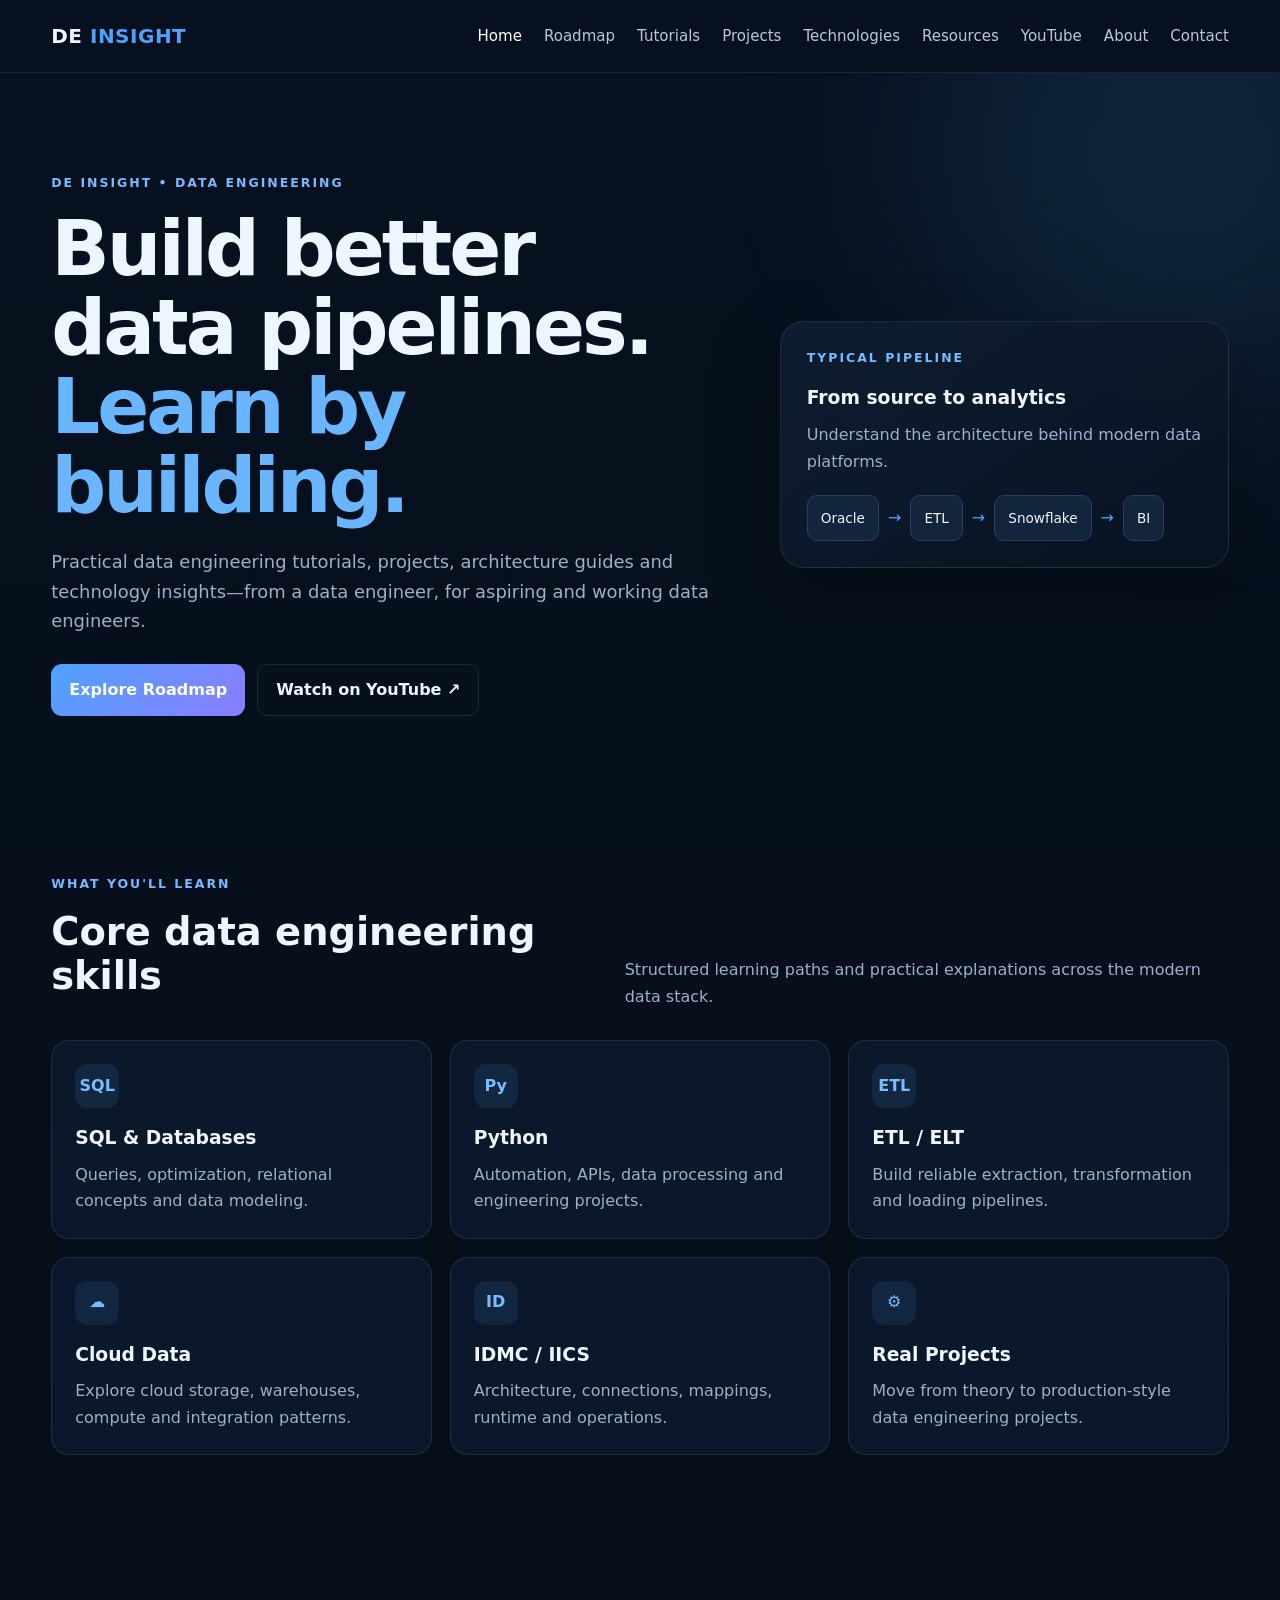
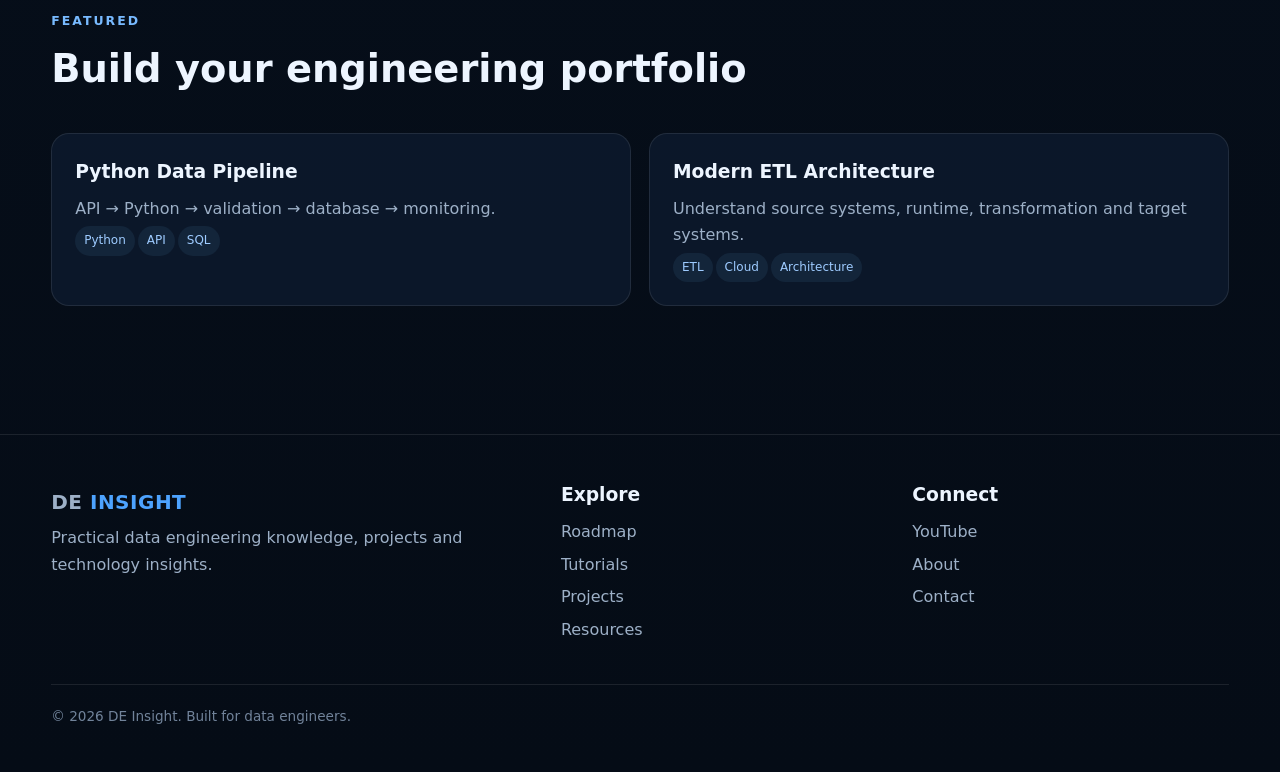
<file: index.html>
<!doctype html>
<html lang="en"><head><meta charset="utf-8"><meta name="viewport" content="width=device-width,initial-scale=1">
<meta name="description" content="DE Insight — practical data engineering tutorials, projects, roadmaps and technology insights.">
<title>Home | DE Insight</title><link rel="stylesheet" href="css/style.css"></head>
<body>
<header class="nav"><div class="container nav-inner"><a class="logo" href="index.html">DE <span>INSIGHT</span></a>
<button class="menu" aria-label="Open menu">☰</button><nav class="nav-links"><a href="index.html" class="active">Home</a><a href="roadmap.html" class="">Roadmap</a><a href="tutorials.html" class="">Tutorials</a><a href="projects.html" class="">Projects</a><a href="technologies.html" class="">Technologies</a><a href="resources.html" class="">Resources</a><a href="youtube.html" class="">YouTube</a><a href="about.html" class="">About</a><a href="contact.html" class="">Contact</a></nav></div></header>
<main>
<section class="hero"><div class="container hero-grid">
<div><div class="eyebrow">DE Insight • Data Engineering</div>
<h1>Build better data pipelines. <span style="color:#69b6ff">Learn by building.</span></h1>
<p class="lead">Practical data engineering tutorials, projects, architecture guides and technology insights—from a data engineer, for aspiring and working data engineers.</p>
<div class="actions"><a class="btn btn-primary" href="roadmap.html">Explore Roadmap</a><a class="btn" href="youtube.html">Watch on YouTube ↗</a></div></div>
<div class="hero-card"><div class="eyebrow">Typical pipeline</div><h3>From source to analytics</h3><p class="muted">Understand the architecture behind modern data platforms.</p>
<div class="pipeline"><span class="node">Oracle</span><span class="arrow">→</span><span class="node">ETL</span><span class="arrow">→</span><span class="node">Snowflake</span><span class="arrow">→</span><span class="node">BI</span></div></div>
</div></section>
<section class="section"><div class="container"><div class="section-head"><div><div class="eyebrow">What you'll learn</div><h2>Core data engineering skills</h2></div><p>Structured learning paths and practical explanations across the modern data stack.</p></div>
<div class="grid">
<a class="card" href="tutorials.html"><div class="icon">SQL</div><h3>SQL & Databases</h3><p class="muted">Queries, optimization, relational concepts and data modeling.</p></a>
<a class="card" href="tutorials.html"><div class="icon">Py</div><h3>Python</h3><p class="muted">Automation, APIs, data processing and engineering projects.</p></a>
<a class="card" href="technologies.html"><div class="icon">ETL</div><h3>ETL / ELT</h3><p class="muted">Build reliable extraction, transformation and loading pipelines.</p></a>
<a class="card" href="technologies.html"><div class="icon">☁</div><h3>Cloud Data</h3><p class="muted">Explore cloud storage, warehouses, compute and integration patterns.</p></a>
<a class="card" href="technologies.html"><div class="icon">ID</div><h3>IDMC / IICS</h3><p class="muted">Architecture, connections, mappings, runtime and operations.</p></a>
<a class="card" href="projects.html"><div class="icon">⚙</div><h3>Real Projects</h3><p class="muted">Move from theory to production-style data engineering projects.</p></a>
</div></div></section>
<section class="section"><div class="container"><div class="section-head"><div><div class="eyebrow">Featured</div><h2>Build your engineering portfolio</h2></div></div>
<div class="grid grid-2"><div class="card"><h3>Python Data Pipeline</h3><p class="muted">API → Python → validation → database → monitoring.</p><div><span class="tag">Python</span><span class="tag">API</span><span class="tag">SQL</span></div></div>
<div class="card"><h3>Modern ETL Architecture</h3><p class="muted">Understand source systems, runtime, transformation and target systems.</p><div><span class="tag">ETL</span><span class="tag">Cloud</span><span class="tag">Architecture</span></div></div></div></div></section>
</main>
<footer class="footer"><div class="container footer-grid"><div><a class="logo" href="index.html">DE <span>INSIGHT</span></a><p class="muted">Practical data engineering knowledge, projects and technology insights.</p></div>
<div><h3>Explore</h3><a href="roadmap.html">Roadmap</a><a href="tutorials.html">Tutorials</a><a href="projects.html">Projects</a><a href="resources.html">Resources</a></div>
<div><h3>Connect</h3><a href="youtube.html">YouTube</a><a href="about.html">About</a><a href="contact.html">Contact</a></div></div>
<div class="container copyright">© <span data-year></span> DE Insight. Built for data engineers.</div></footer>
<script src="js/script.js"></script></body></html>
</file>
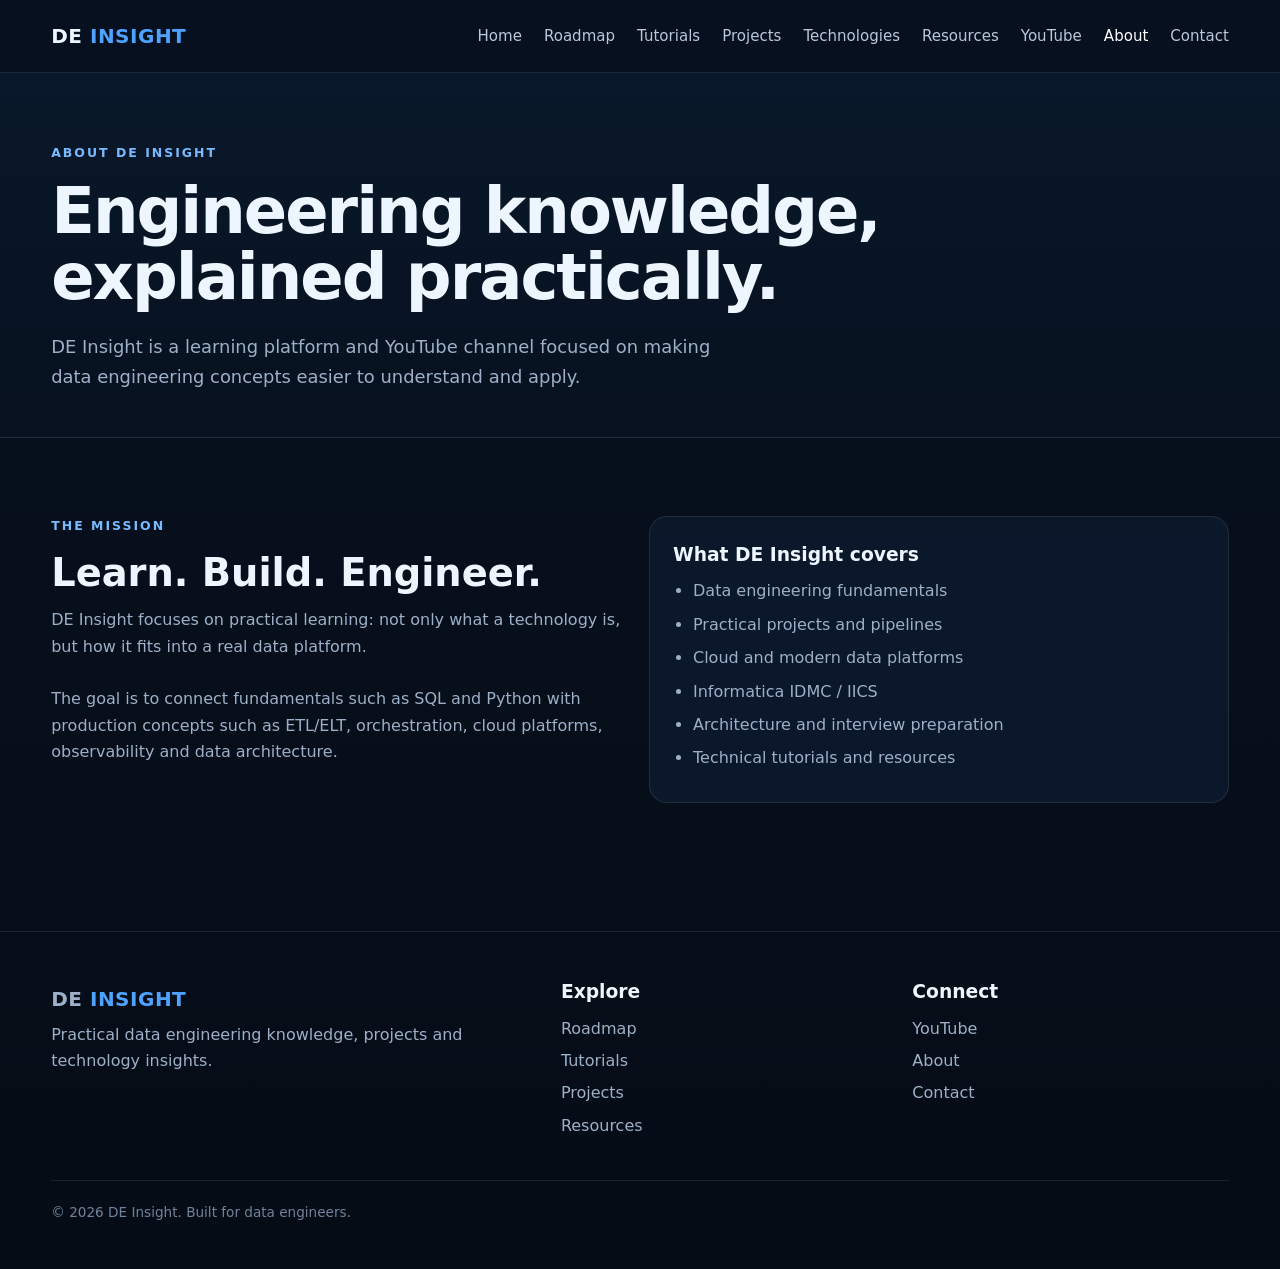
<file: about.html>
<!doctype html>
<html lang="en"><head><meta charset="utf-8"><meta name="viewport" content="width=device-width,initial-scale=1">
<meta name="description" content="DE Insight — practical data engineering tutorials, projects, roadmaps and technology insights.">
<title>About | DE Insight</title><link rel="stylesheet" href="css/style.css"></head>
<body>
<header class="nav"><div class="container nav-inner"><a class="logo" href="index.html">DE <span>INSIGHT</span></a>
<button class="menu" aria-label="Open menu">☰</button><nav class="nav-links"><a href="index.html" class="">Home</a><a href="roadmap.html" class="">Roadmap</a><a href="tutorials.html" class="">Tutorials</a><a href="projects.html" class="">Projects</a><a href="technologies.html" class="">Technologies</a><a href="resources.html" class="">Resources</a><a href="youtube.html" class="">YouTube</a><a href="about.html" class="active">About</a><a href="contact.html" class="">Contact</a></nav></div></header>
<main>
<section class="page-hero"><div class="container"><div class="eyebrow">About DE Insight</div><h1>Engineering knowledge, explained practically.</h1><p class="lead">DE Insight is a learning platform and YouTube channel focused on making data engineering concepts easier to understand and apply.</p></div></section>
<section class="section"><div class="container grid grid-2"><div><div class="eyebrow">The mission</div><h2>Learn. Build. Engineer.</h2><p class="muted">DE Insight focuses on practical learning: not only what a technology is, but how it fits into a real data platform.</p><br><p class="muted">The goal is to connect fundamentals such as SQL and Python with production concepts such as ETL/ELT, orchestration, cloud platforms, observability and data architecture.</p></div>
<div class="card"><h3>What DE Insight covers</h3><ul class="list"><li>Data engineering fundamentals</li><li>Practical projects and pipelines</li><li>Cloud and modern data platforms</li><li>Informatica IDMC / IICS</li><li>Architecture and interview preparation</li><li>Technical tutorials and resources</li></ul></div></div></section>
</main>
<footer class="footer"><div class="container footer-grid"><div><a class="logo" href="index.html">DE <span>INSIGHT</span></a><p class="muted">Practical data engineering knowledge, projects and technology insights.</p></div>
<div><h3>Explore</h3><a href="roadmap.html">Roadmap</a><a href="tutorials.html">Tutorials</a><a href="projects.html">Projects</a><a href="resources.html">Resources</a></div>
<div><h3>Connect</h3><a href="youtube.html">YouTube</a><a href="about.html">About</a><a href="contact.html">Contact</a></div></div>
<div class="container copyright">© <span data-year></span> DE Insight. Built for data engineers.</div></footer>
<script src="js/script.js"></script></body></html>
</file>
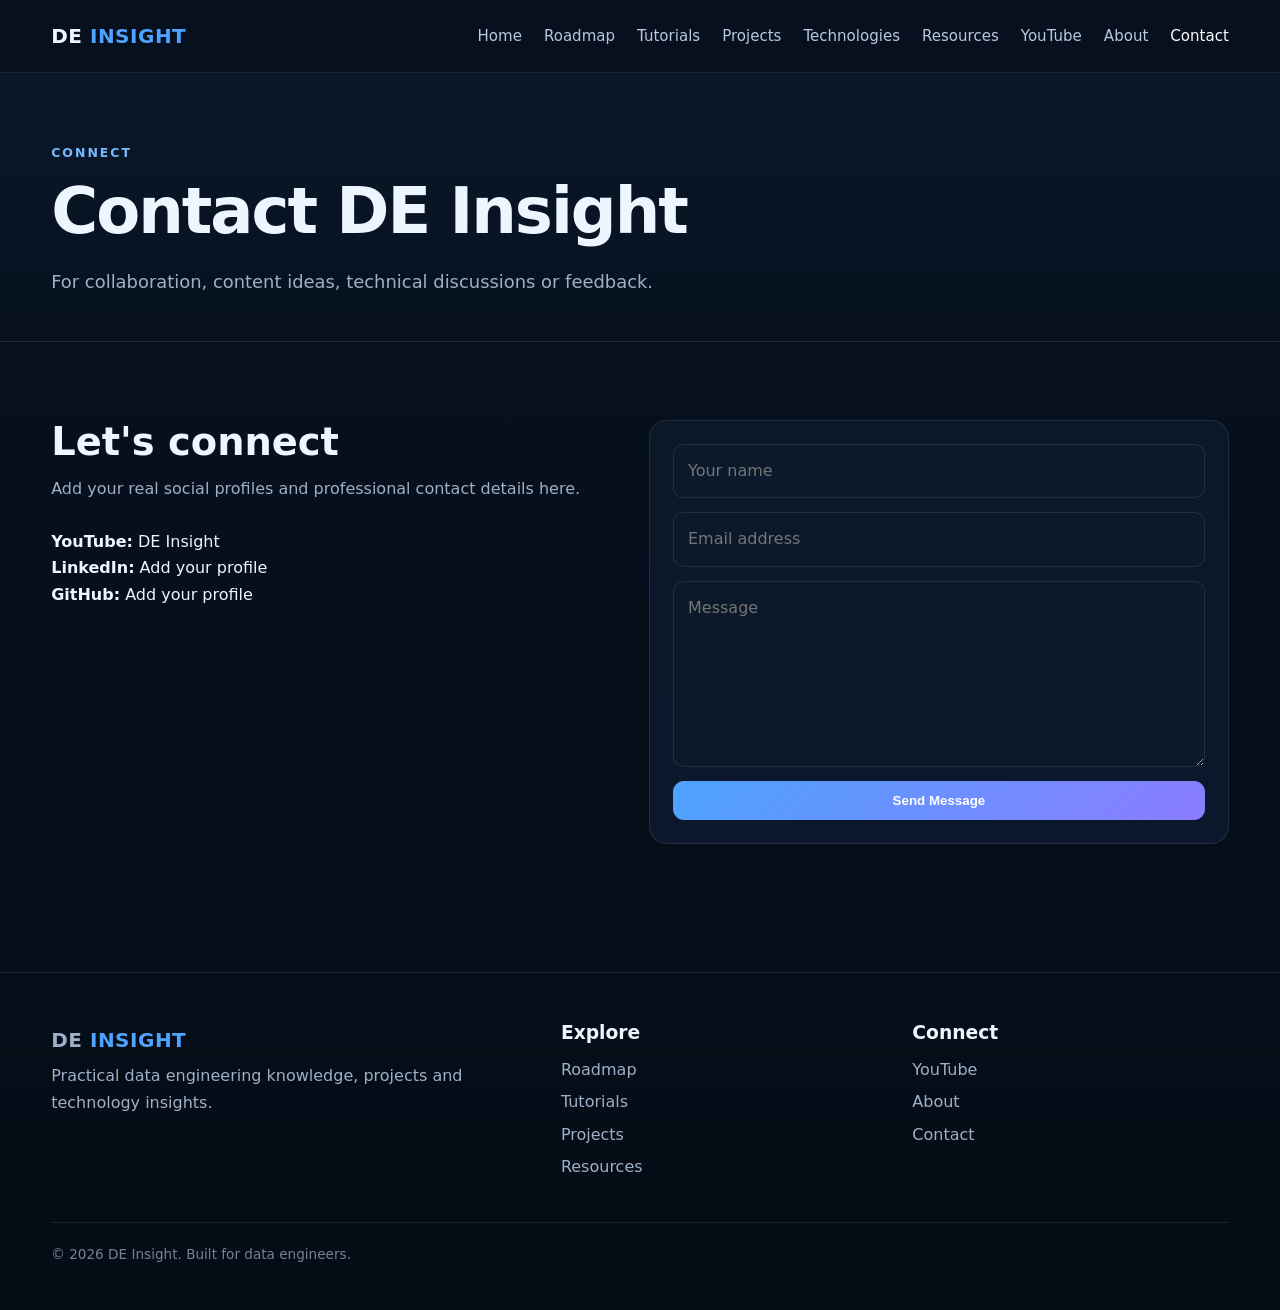
<file: contact.html>
<!doctype html>
<html lang="en"><head><meta charset="utf-8"><meta name="viewport" content="width=device-width,initial-scale=1">
<meta name="description" content="DE Insight — practical data engineering tutorials, projects, roadmaps and technology insights.">
<title>Contact | DE Insight</title><link rel="stylesheet" href="css/style.css"></head>
<body>
<header class="nav"><div class="container nav-inner"><a class="logo" href="index.html">DE <span>INSIGHT</span></a>
<button class="menu" aria-label="Open menu">☰</button><nav class="nav-links"><a href="index.html" class="">Home</a><a href="roadmap.html" class="">Roadmap</a><a href="tutorials.html" class="">Tutorials</a><a href="projects.html" class="">Projects</a><a href="technologies.html" class="">Technologies</a><a href="resources.html" class="">Resources</a><a href="youtube.html" class="">YouTube</a><a href="about.html" class="">About</a><a href="contact.html" class="active">Contact</a></nav></div></header>
<main>
<section class="page-hero"><div class="container"><div class="eyebrow">Connect</div><h1>Contact DE Insight</h1><p class="lead">For collaboration, content ideas, technical discussions or feedback.</p></div></section>
<section class="section"><div class="container grid grid-2"><div><h2>Let's connect</h2><p class="muted">Add your real social profiles and professional contact details here.</p><br><p><strong>YouTube:</strong> DE Insight</p><p><strong>LinkedIn:</strong> Add your profile</p><p><strong>GitHub:</strong> Add your profile</p></div>
<div class="card"><form class="form" onsubmit="event.preventDefault();alert('Connect this form to your backend or form service.');"><input class="input" placeholder="Your name" required><input class="input" type="email" placeholder="Email address" required><textarea class="input" rows="6" placeholder="Message" required></textarea><button class="btn btn-primary" type="submit">Send Message</button></form></div></div></section>
</main>
<footer class="footer"><div class="container footer-grid"><div><a class="logo" href="index.html">DE <span>INSIGHT</span></a><p class="muted">Practical data engineering knowledge, projects and technology insights.</p></div>
<div><h3>Explore</h3><a href="roadmap.html">Roadmap</a><a href="tutorials.html">Tutorials</a><a href="projects.html">Projects</a><a href="resources.html">Resources</a></div>
<div><h3>Connect</h3><a href="youtube.html">YouTube</a><a href="about.html">About</a><a href="contact.html">Contact</a></div></div>
<div class="container copyright">© <span data-year></span> DE Insight. Built for data engineers.</div></footer>
<script src="js/script.js"></script></body></html>
</file>
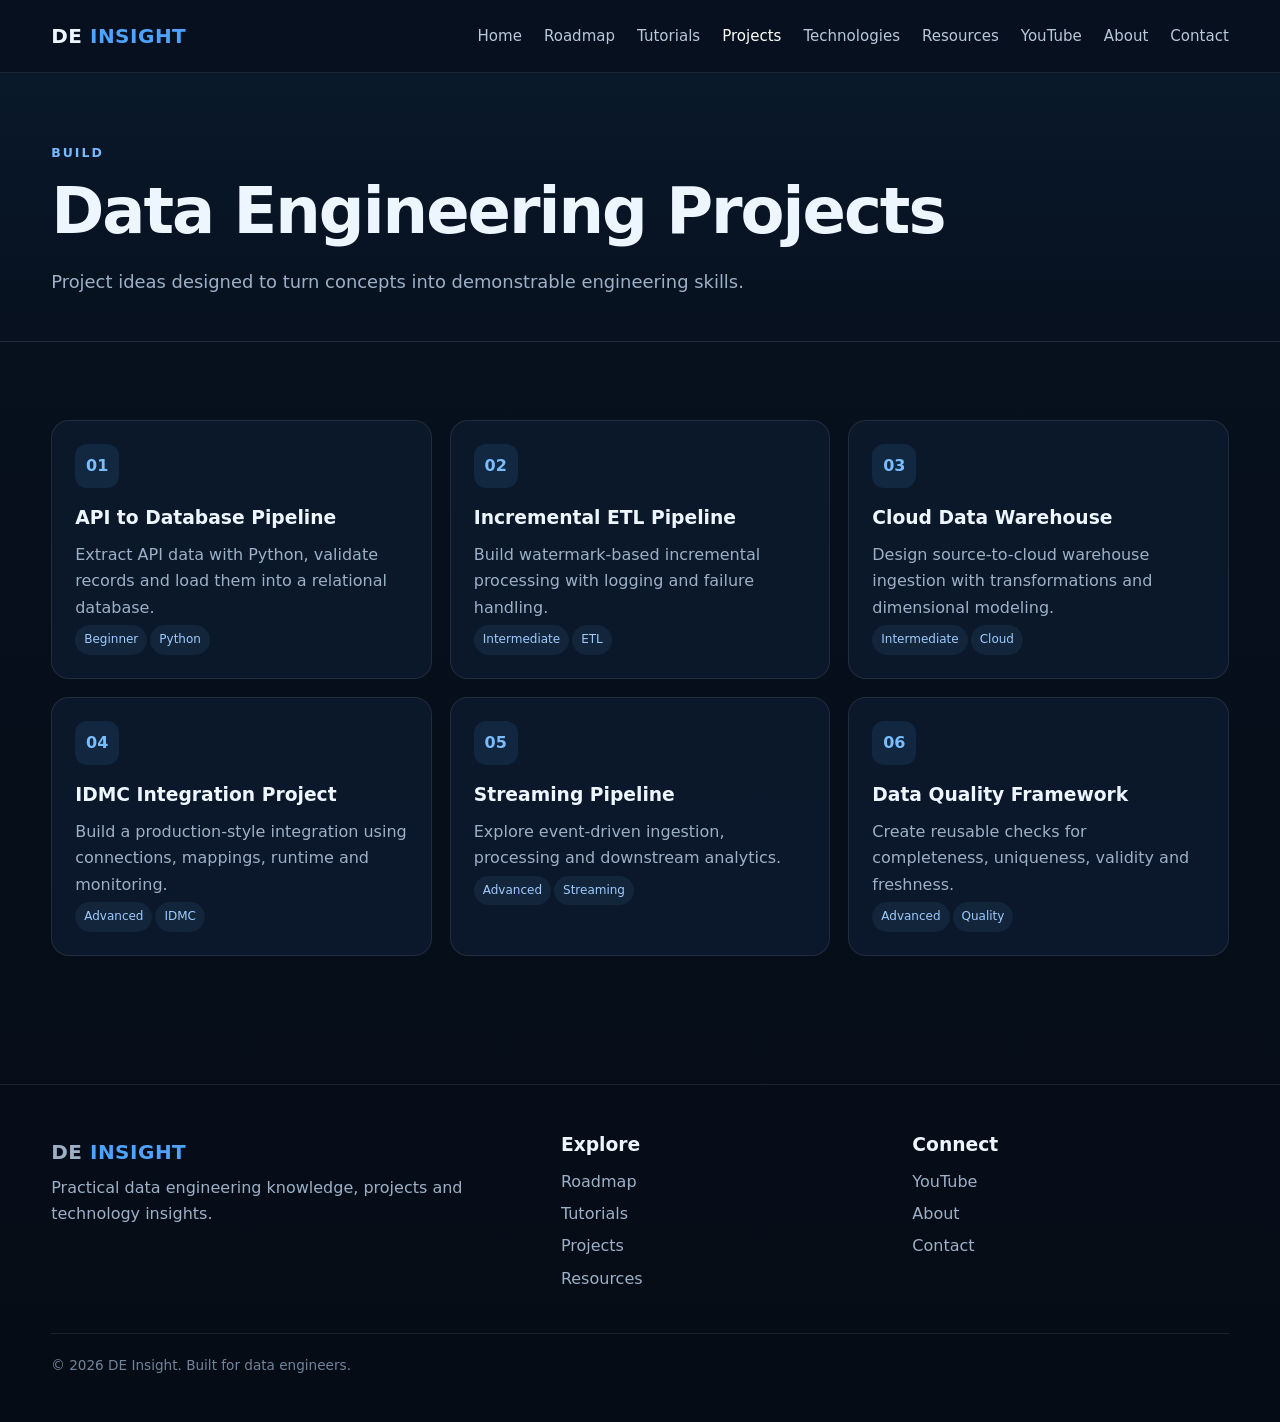
<file: projects.html>
<!doctype html>
<html lang="en"><head><meta charset="utf-8"><meta name="viewport" content="width=device-width,initial-scale=1">
<meta name="description" content="DE Insight — practical data engineering tutorials, projects, roadmaps and technology insights.">
<title>Projects | DE Insight</title><link rel="stylesheet" href="css/style.css"></head>
<body>
<header class="nav"><div class="container nav-inner"><a class="logo" href="index.html">DE <span>INSIGHT</span></a>
<button class="menu" aria-label="Open menu">☰</button><nav class="nav-links"><a href="index.html" class="">Home</a><a href="roadmap.html" class="">Roadmap</a><a href="tutorials.html" class="">Tutorials</a><a href="projects.html" class="active">Projects</a><a href="technologies.html" class="">Technologies</a><a href="resources.html" class="">Resources</a><a href="youtube.html" class="">YouTube</a><a href="about.html" class="">About</a><a href="contact.html" class="">Contact</a></nav></div></header>
<main>
<section class="page-hero"><div class="container"><div class="eyebrow">Build</div><h1>Data Engineering Projects</h1><p class="lead">Project ideas designed to turn concepts into demonstrable engineering skills.</p></div></section>
<section class="section"><div class="container grid">
<div class="card"><div class="icon">01</div><h3>API to Database Pipeline</h3><p class="muted">Extract API data with Python, validate records and load them into a relational database.</p><span class="tag">Beginner</span><span class="tag">Python</span></div>
<div class="card"><div class="icon">02</div><h3>Incremental ETL Pipeline</h3><p class="muted">Build watermark-based incremental processing with logging and failure handling.</p><span class="tag">Intermediate</span><span class="tag">ETL</span></div>
<div class="card"><div class="icon">03</div><h3>Cloud Data Warehouse</h3><p class="muted">Design source-to-cloud warehouse ingestion with transformations and dimensional modeling.</p><span class="tag">Intermediate</span><span class="tag">Cloud</span></div>
<div class="card"><div class="icon">04</div><h3>IDMC Integration Project</h3><p class="muted">Build a production-style integration using connections, mappings, runtime and monitoring.</p><span class="tag">Advanced</span><span class="tag">IDMC</span></div>
<div class="card"><div class="icon">05</div><h3>Streaming Pipeline</h3><p class="muted">Explore event-driven ingestion, processing and downstream analytics.</p><span class="tag">Advanced</span><span class="tag">Streaming</span></div>
<div class="card"><div class="icon">06</div><h3>Data Quality Framework</h3><p class="muted">Create reusable checks for completeness, uniqueness, validity and freshness.</p><span class="tag">Advanced</span><span class="tag">Quality</span></div>
</div></section>
</main>
<footer class="footer"><div class="container footer-grid"><div><a class="logo" href="index.html">DE <span>INSIGHT</span></a><p class="muted">Practical data engineering knowledge, projects and technology insights.</p></div>
<div><h3>Explore</h3><a href="roadmap.html">Roadmap</a><a href="tutorials.html">Tutorials</a><a href="projects.html">Projects</a><a href="resources.html">Resources</a></div>
<div><h3>Connect</h3><a href="youtube.html">YouTube</a><a href="about.html">About</a><a href="contact.html">Contact</a></div></div>
<div class="container copyright">© <span data-year></span> DE Insight. Built for data engineers.</div></footer>
<script src="js/script.js"></script></body></html>
</file>
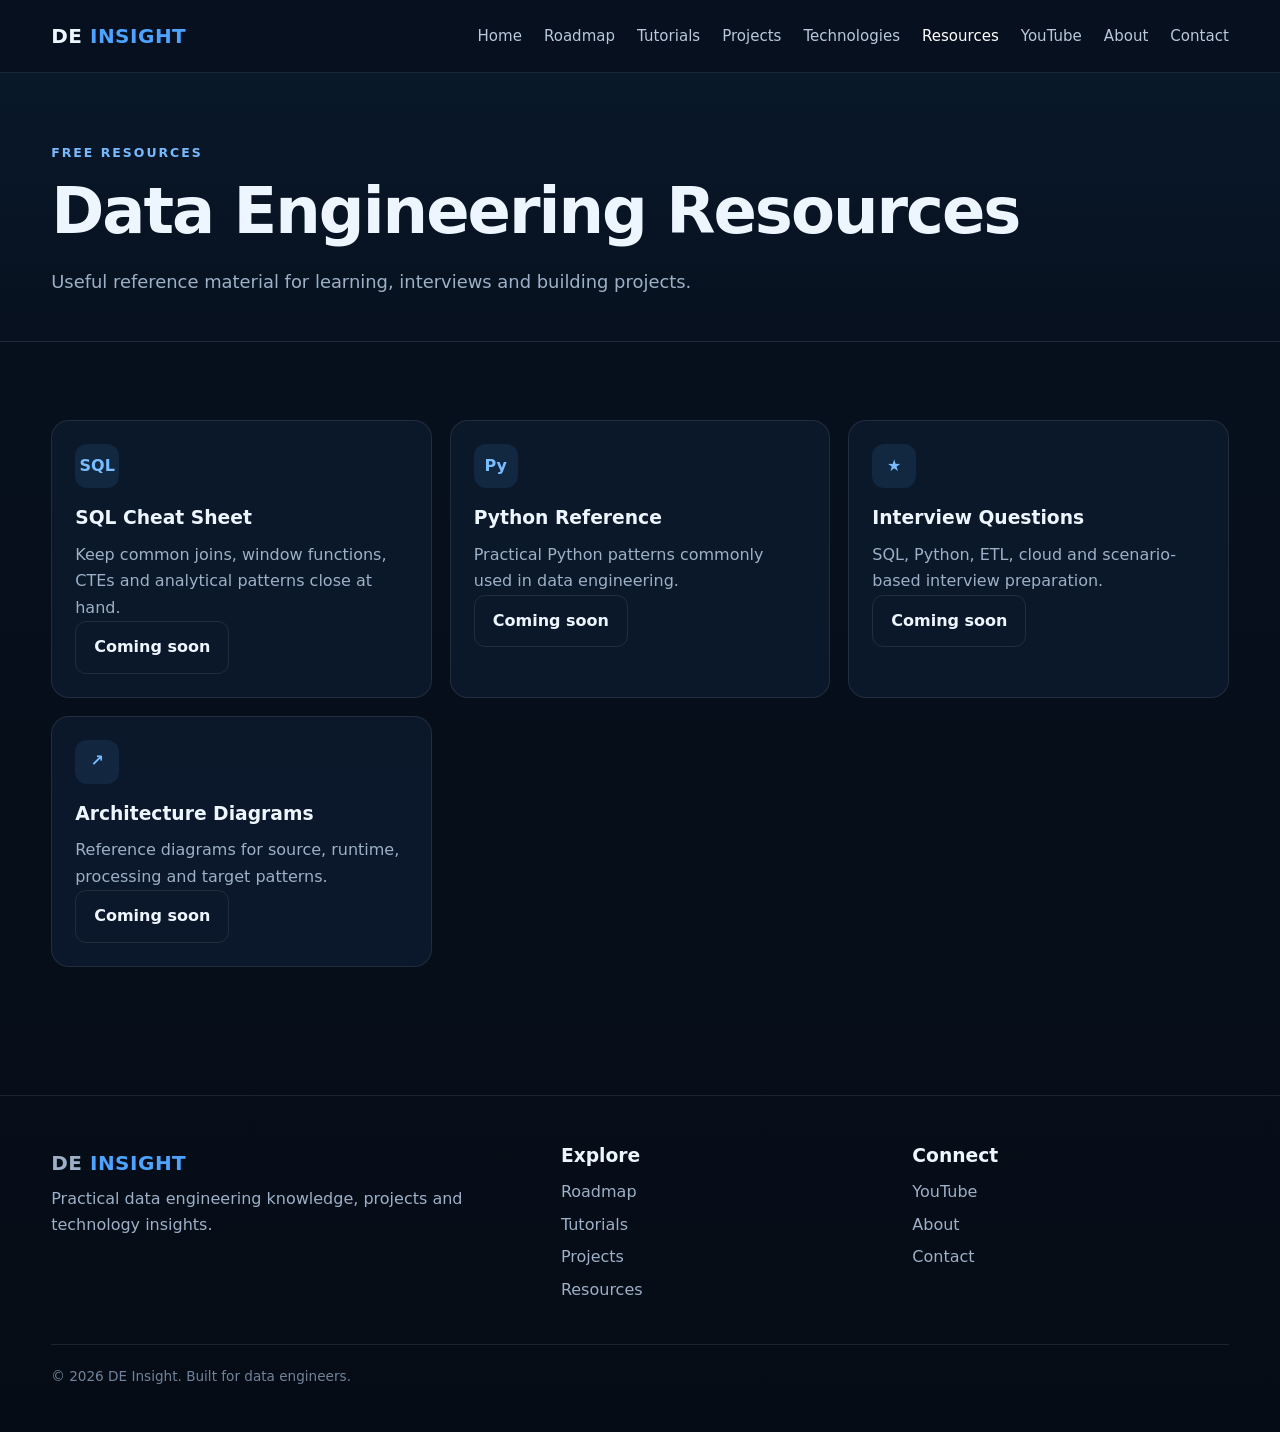
<file: resources.html>
<!doctype html>
<html lang="en"><head><meta charset="utf-8"><meta name="viewport" content="width=device-width,initial-scale=1">
<meta name="description" content="DE Insight — practical data engineering tutorials, projects, roadmaps and technology insights.">
<title>Resources | DE Insight</title><link rel="stylesheet" href="css/style.css"></head>
<body>
<header class="nav"><div class="container nav-inner"><a class="logo" href="index.html">DE <span>INSIGHT</span></a>
<button class="menu" aria-label="Open menu">☰</button><nav class="nav-links"><a href="index.html" class="">Home</a><a href="roadmap.html" class="">Roadmap</a><a href="tutorials.html" class="">Tutorials</a><a href="projects.html" class="">Projects</a><a href="technologies.html" class="">Technologies</a><a href="resources.html" class="active">Resources</a><a href="youtube.html" class="">YouTube</a><a href="about.html" class="">About</a><a href="contact.html" class="">Contact</a></nav></div></header>
<main>
<section class="page-hero"><div class="container"><div class="eyebrow">Free Resources</div><h1>Data Engineering Resources</h1><p class="lead">Useful reference material for learning, interviews and building projects.</p></div></section>
<section class="section"><div class="container grid">
<div class="card"><div class="icon">SQL</div><h3>SQL Cheat Sheet</h3><p class="muted">Keep common joins, window functions, CTEs and analytical patterns close at hand.</p><a class="btn" href="#">Coming soon</a></div>
<div class="card"><div class="icon">Py</div><h3>Python Reference</h3><p class="muted">Practical Python patterns commonly used in data engineering.</p><a class="btn" href="#">Coming soon</a></div>
<div class="card"><div class="icon">★</div><h3>Interview Questions</h3><p class="muted">SQL, Python, ETL, cloud and scenario-based interview preparation.</p><a class="btn" href="#">Coming soon</a></div>
<div class="card"><div class="icon">↗</div><h3>Architecture Diagrams</h3><p class="muted">Reference diagrams for source, runtime, processing and target patterns.</p><a class="btn" href="#">Coming soon</a></div>
</div></section>
</main>
<footer class="footer"><div class="container footer-grid"><div><a class="logo" href="index.html">DE <span>INSIGHT</span></a><p class="muted">Practical data engineering knowledge, projects and technology insights.</p></div>
<div><h3>Explore</h3><a href="roadmap.html">Roadmap</a><a href="tutorials.html">Tutorials</a><a href="projects.html">Projects</a><a href="resources.html">Resources</a></div>
<div><h3>Connect</h3><a href="youtube.html">YouTube</a><a href="about.html">About</a><a href="contact.html">Contact</a></div></div>
<div class="container copyright">© <span data-year></span> DE Insight. Built for data engineers.</div></footer>
<script src="js/script.js"></script></body></html>
</file>
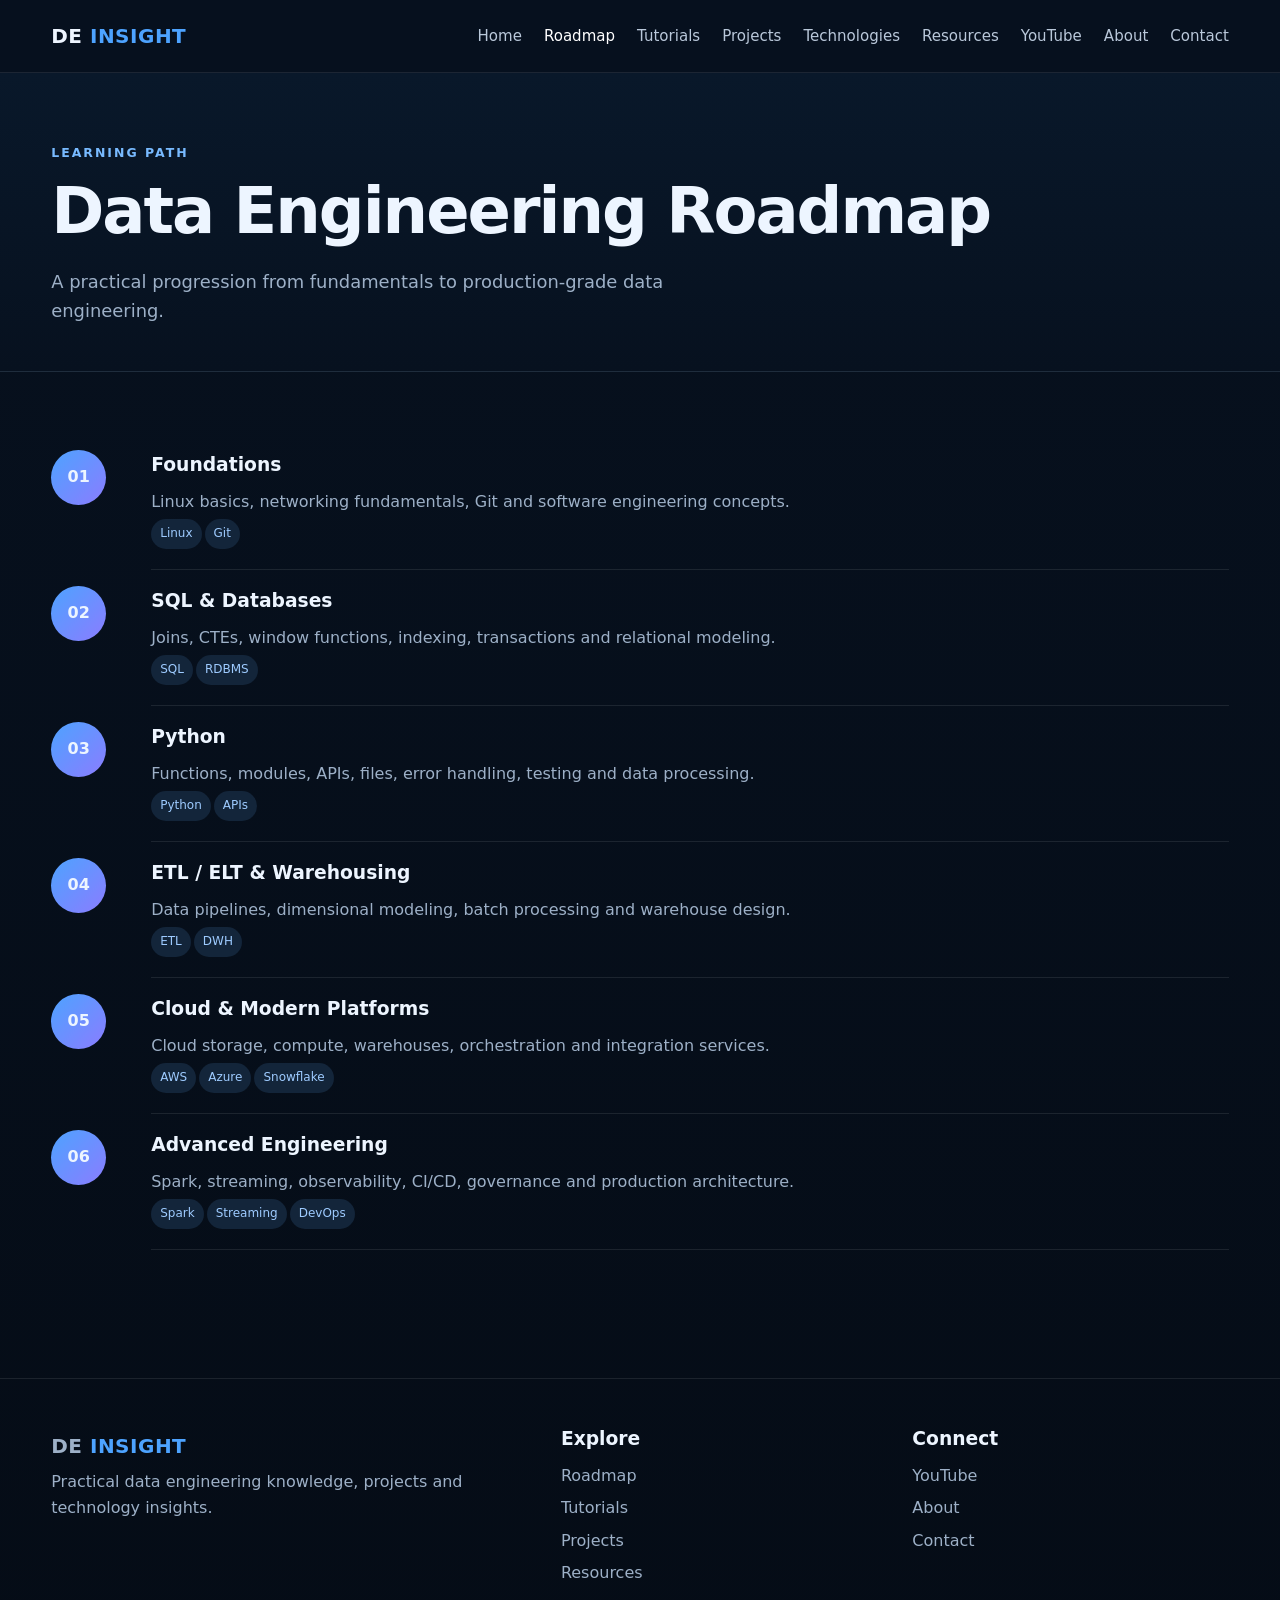
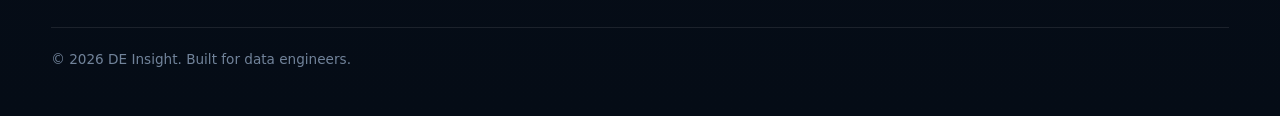
<file: roadmap.html>
<!doctype html>
<html lang="en"><head><meta charset="utf-8"><meta name="viewport" content="width=device-width,initial-scale=1">
<meta name="description" content="DE Insight — practical data engineering tutorials, projects, roadmaps and technology insights.">
<title>Roadmap | DE Insight</title><link rel="stylesheet" href="css/style.css"></head>
<body>
<header class="nav"><div class="container nav-inner"><a class="logo" href="index.html">DE <span>INSIGHT</span></a>
<button class="menu" aria-label="Open menu">☰</button><nav class="nav-links"><a href="index.html" class="">Home</a><a href="roadmap.html" class="active">Roadmap</a><a href="tutorials.html" class="">Tutorials</a><a href="projects.html" class="">Projects</a><a href="technologies.html" class="">Technologies</a><a href="resources.html" class="">Resources</a><a href="youtube.html" class="">YouTube</a><a href="about.html" class="">About</a><a href="contact.html" class="">Contact</a></nav></div></header>
<main>
<section class="page-hero"><div class="container"><div class="eyebrow">Learning Path</div><h1>Data Engineering Roadmap</h1><p class="lead">A practical progression from fundamentals to production-grade data engineering.</p></div></section>
<section class="section"><div class="container roadmap">
<div class="step"><div class="step-num">01</div><div class="step-body"><h3>Foundations</h3><p class="muted">Linux basics, networking fundamentals, Git and software engineering concepts.</p><span class="tag">Linux</span><span class="tag">Git</span></div></div>
<div class="step"><div class="step-num">02</div><div class="step-body"><h3>SQL & Databases</h3><p class="muted">Joins, CTEs, window functions, indexing, transactions and relational modeling.</p><span class="tag">SQL</span><span class="tag">RDBMS</span></div></div>
<div class="step"><div class="step-num">03</div><div class="step-body"><h3>Python</h3><p class="muted">Functions, modules, APIs, files, error handling, testing and data processing.</p><span class="tag">Python</span><span class="tag">APIs</span></div></div>
<div class="step"><div class="step-num">04</div><div class="step-body"><h3>ETL / ELT & Warehousing</h3><p class="muted">Data pipelines, dimensional modeling, batch processing and warehouse design.</p><span class="tag">ETL</span><span class="tag">DWH</span></div></div>
<div class="step"><div class="step-num">05</div><div class="step-body"><h3>Cloud & Modern Platforms</h3><p class="muted">Cloud storage, compute, warehouses, orchestration and integration services.</p><span class="tag">AWS</span><span class="tag">Azure</span><span class="tag">Snowflake</span></div></div>
<div class="step"><div class="step-num">06</div><div class="step-body"><h3>Advanced Engineering</h3><p class="muted">Spark, streaming, observability, CI/CD, governance and production architecture.</p><span class="tag">Spark</span><span class="tag">Streaming</span><span class="tag">DevOps</span></div></div>
</div></section>
</main>
<footer class="footer"><div class="container footer-grid"><div><a class="logo" href="index.html">DE <span>INSIGHT</span></a><p class="muted">Practical data engineering knowledge, projects and technology insights.</p></div>
<div><h3>Explore</h3><a href="roadmap.html">Roadmap</a><a href="tutorials.html">Tutorials</a><a href="projects.html">Projects</a><a href="resources.html">Resources</a></div>
<div><h3>Connect</h3><a href="youtube.html">YouTube</a><a href="about.html">About</a><a href="contact.html">Contact</a></div></div>
<div class="container copyright">© <span data-year></span> DE Insight. Built for data engineers.</div></footer>
<script src="js/script.js"></script></body></html>
</file>
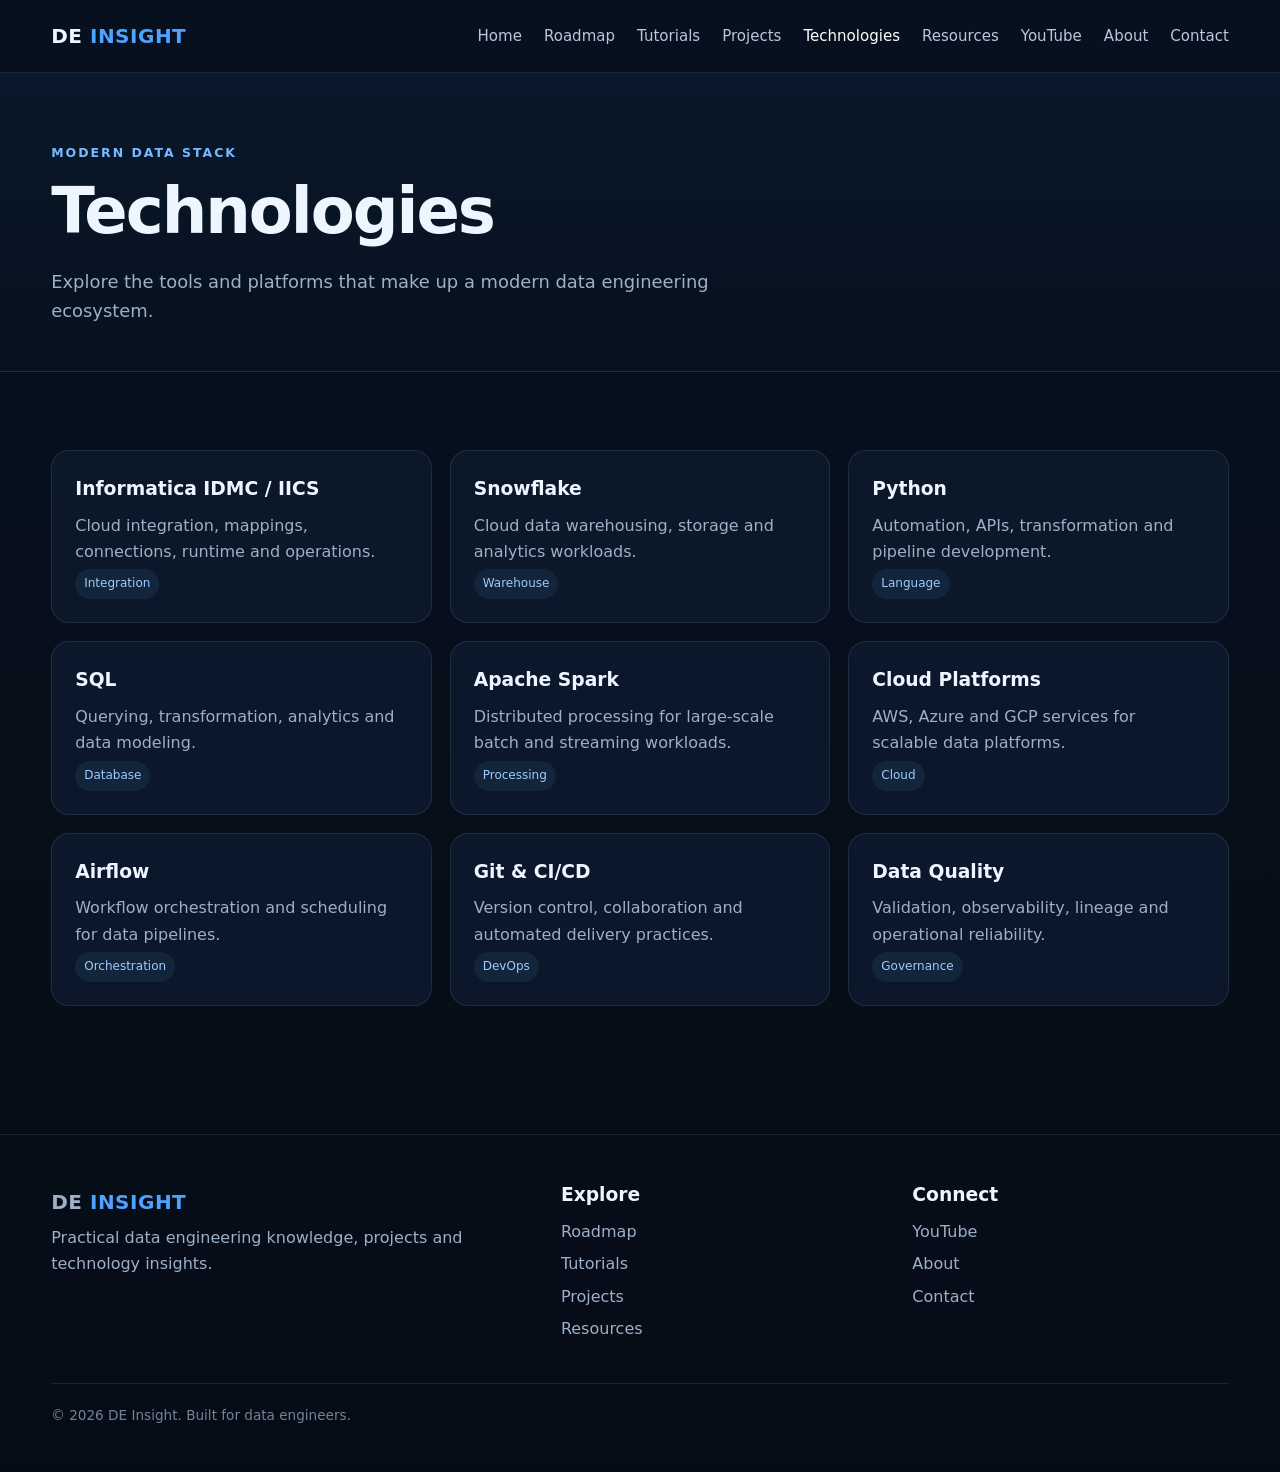
<file: technologies.html>
<!doctype html>
<html lang="en"><head><meta charset="utf-8"><meta name="viewport" content="width=device-width,initial-scale=1">
<meta name="description" content="DE Insight — practical data engineering tutorials, projects, roadmaps and technology insights.">
<title>Technologies | DE Insight</title><link rel="stylesheet" href="css/style.css"></head>
<body>
<header class="nav"><div class="container nav-inner"><a class="logo" href="index.html">DE <span>INSIGHT</span></a>
<button class="menu" aria-label="Open menu">☰</button><nav class="nav-links"><a href="index.html" class="">Home</a><a href="roadmap.html" class="">Roadmap</a><a href="tutorials.html" class="">Tutorials</a><a href="projects.html" class="">Projects</a><a href="technologies.html" class="active">Technologies</a><a href="resources.html" class="">Resources</a><a href="youtube.html" class="">YouTube</a><a href="about.html" class="">About</a><a href="contact.html" class="">Contact</a></nav></div></header>
<main>
<section class="page-hero"><div class="container"><div class="eyebrow">Modern Data Stack</div><h1>Technologies</h1><p class="lead">Explore the tools and platforms that make up a modern data engineering ecosystem.</p></div></section>
<section class="section"><div class="container grid">
<div class="card"><h3>Informatica IDMC / IICS</h3><p class="muted">Cloud integration, mappings, connections, runtime and operations.</p><span class="tag">Integration</span></div>
<div class="card"><h3>Snowflake</h3><p class="muted">Cloud data warehousing, storage and analytics workloads.</p><span class="tag">Warehouse</span></div>
<div class="card"><h3>Python</h3><p class="muted">Automation, APIs, transformation and pipeline development.</p><span class="tag">Language</span></div>
<div class="card"><h3>SQL</h3><p class="muted">Querying, transformation, analytics and data modeling.</p><span class="tag">Database</span></div>
<div class="card"><h3>Apache Spark</h3><p class="muted">Distributed processing for large-scale batch and streaming workloads.</p><span class="tag">Processing</span></div>
<div class="card"><h3>Cloud Platforms</h3><p class="muted">AWS, Azure and GCP services for scalable data platforms.</p><span class="tag">Cloud</span></div>
<div class="card"><h3>Airflow</h3><p class="muted">Workflow orchestration and scheduling for data pipelines.</p><span class="tag">Orchestration</span></div>
<div class="card"><h3>Git & CI/CD</h3><p class="muted">Version control, collaboration and automated delivery practices.</p><span class="tag">DevOps</span></div>
<div class="card"><h3>Data Quality</h3><p class="muted">Validation, observability, lineage and operational reliability.</p><span class="tag">Governance</span></div>
</div></section>
</main>
<footer class="footer"><div class="container footer-grid"><div><a class="logo" href="index.html">DE <span>INSIGHT</span></a><p class="muted">Practical data engineering knowledge, projects and technology insights.</p></div>
<div><h3>Explore</h3><a href="roadmap.html">Roadmap</a><a href="tutorials.html">Tutorials</a><a href="projects.html">Projects</a><a href="resources.html">Resources</a></div>
<div><h3>Connect</h3><a href="youtube.html">YouTube</a><a href="about.html">About</a><a href="contact.html">Contact</a></div></div>
<div class="container copyright">© <span data-year></span> DE Insight. Built for data engineers.</div></footer>
<script src="js/script.js"></script></body></html>
</file>
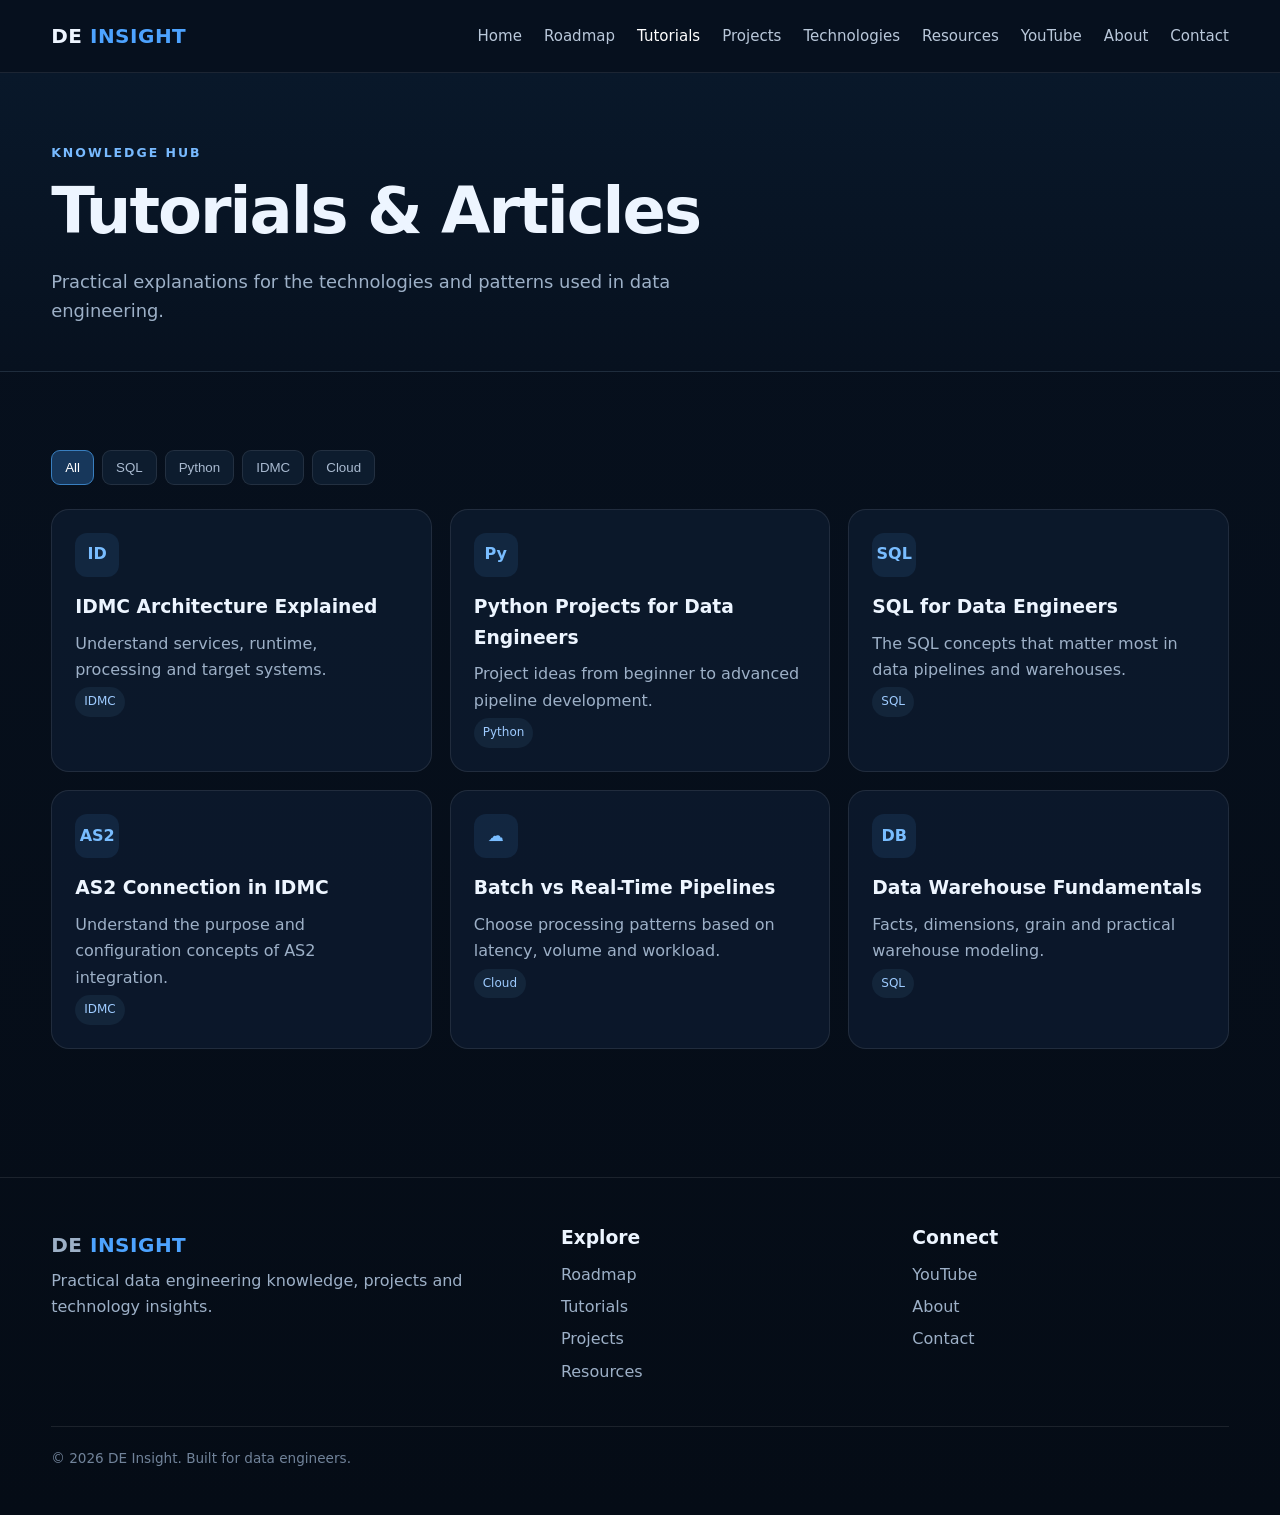
<file: tutorials.html>
<!doctype html>
<html lang="en"><head><meta charset="utf-8"><meta name="viewport" content="width=device-width,initial-scale=1">
<meta name="description" content="DE Insight — practical data engineering tutorials, projects, roadmaps and technology insights.">
<title>Tutorials | DE Insight</title><link rel="stylesheet" href="css/style.css"></head>
<body>
<header class="nav"><div class="container nav-inner"><a class="logo" href="index.html">DE <span>INSIGHT</span></a>
<button class="menu" aria-label="Open menu">☰</button><nav class="nav-links"><a href="index.html" class="">Home</a><a href="roadmap.html" class="">Roadmap</a><a href="tutorials.html" class="active">Tutorials</a><a href="projects.html" class="">Projects</a><a href="technologies.html" class="">Technologies</a><a href="resources.html" class="">Resources</a><a href="youtube.html" class="">YouTube</a><a href="about.html" class="">About</a><a href="contact.html" class="">Contact</a></nav></div></header>
<main>
<section class="page-hero"><div class="container"><div class="eyebrow">Knowledge Hub</div><h1>Tutorials & Articles</h1><p class="lead">Practical explanations for the technologies and patterns used in data engineering.</p></div></section>
<section class="section"><div class="container"><div class="filters"><button class="filter active" data-filter="all">All</button><button class="filter" data-filter="sql">SQL</button><button class="filter" data-filter="python">Python</button><button class="filter" data-filter="idmc">IDMC</button><button class="filter" data-filter="cloud">Cloud</button></div>
<div class="grid">
<article class="card" data-category="idmc"><div class="icon">ID</div><h3>IDMC Architecture Explained</h3><p class="muted">Understand services, runtime, processing and target systems.</p><span class="tag">IDMC</span></article>
<article class="card" data-category="python"><div class="icon">Py</div><h3>Python Projects for Data Engineers</h3><p class="muted">Project ideas from beginner to advanced pipeline development.</p><span class="tag">Python</span></article>
<article class="card" data-category="sql"><div class="icon">SQL</div><h3>SQL for Data Engineers</h3><p class="muted">The SQL concepts that matter most in data pipelines and warehouses.</p><span class="tag">SQL</span></article>
<article class="card" data-category="idmc"><div class="icon">AS2</div><h3>AS2 Connection in IDMC</h3><p class="muted">Understand the purpose and configuration concepts of AS2 integration.</p><span class="tag">IDMC</span></article>
<article class="card" data-category="cloud"><div class="icon">☁</div><h3>Batch vs Real-Time Pipelines</h3><p class="muted">Choose processing patterns based on latency, volume and workload.</p><span class="tag">Cloud</span></article>
<article class="card" data-category="sql"><div class="icon">DB</div><h3>Data Warehouse Fundamentals</h3><p class="muted">Facts, dimensions, grain and practical warehouse modeling.</p><span class="tag">SQL</span></article>
</div></div></section>
</main>
<footer class="footer"><div class="container footer-grid"><div><a class="logo" href="index.html">DE <span>INSIGHT</span></a><p class="muted">Practical data engineering knowledge, projects and technology insights.</p></div>
<div><h3>Explore</h3><a href="roadmap.html">Roadmap</a><a href="tutorials.html">Tutorials</a><a href="projects.html">Projects</a><a href="resources.html">Resources</a></div>
<div><h3>Connect</h3><a href="youtube.html">YouTube</a><a href="about.html">About</a><a href="contact.html">Contact</a></div></div>
<div class="container copyright">© <span data-year></span> DE Insight. Built for data engineers.</div></footer>
<script src="js/script.js"></script></body></html>
</file>
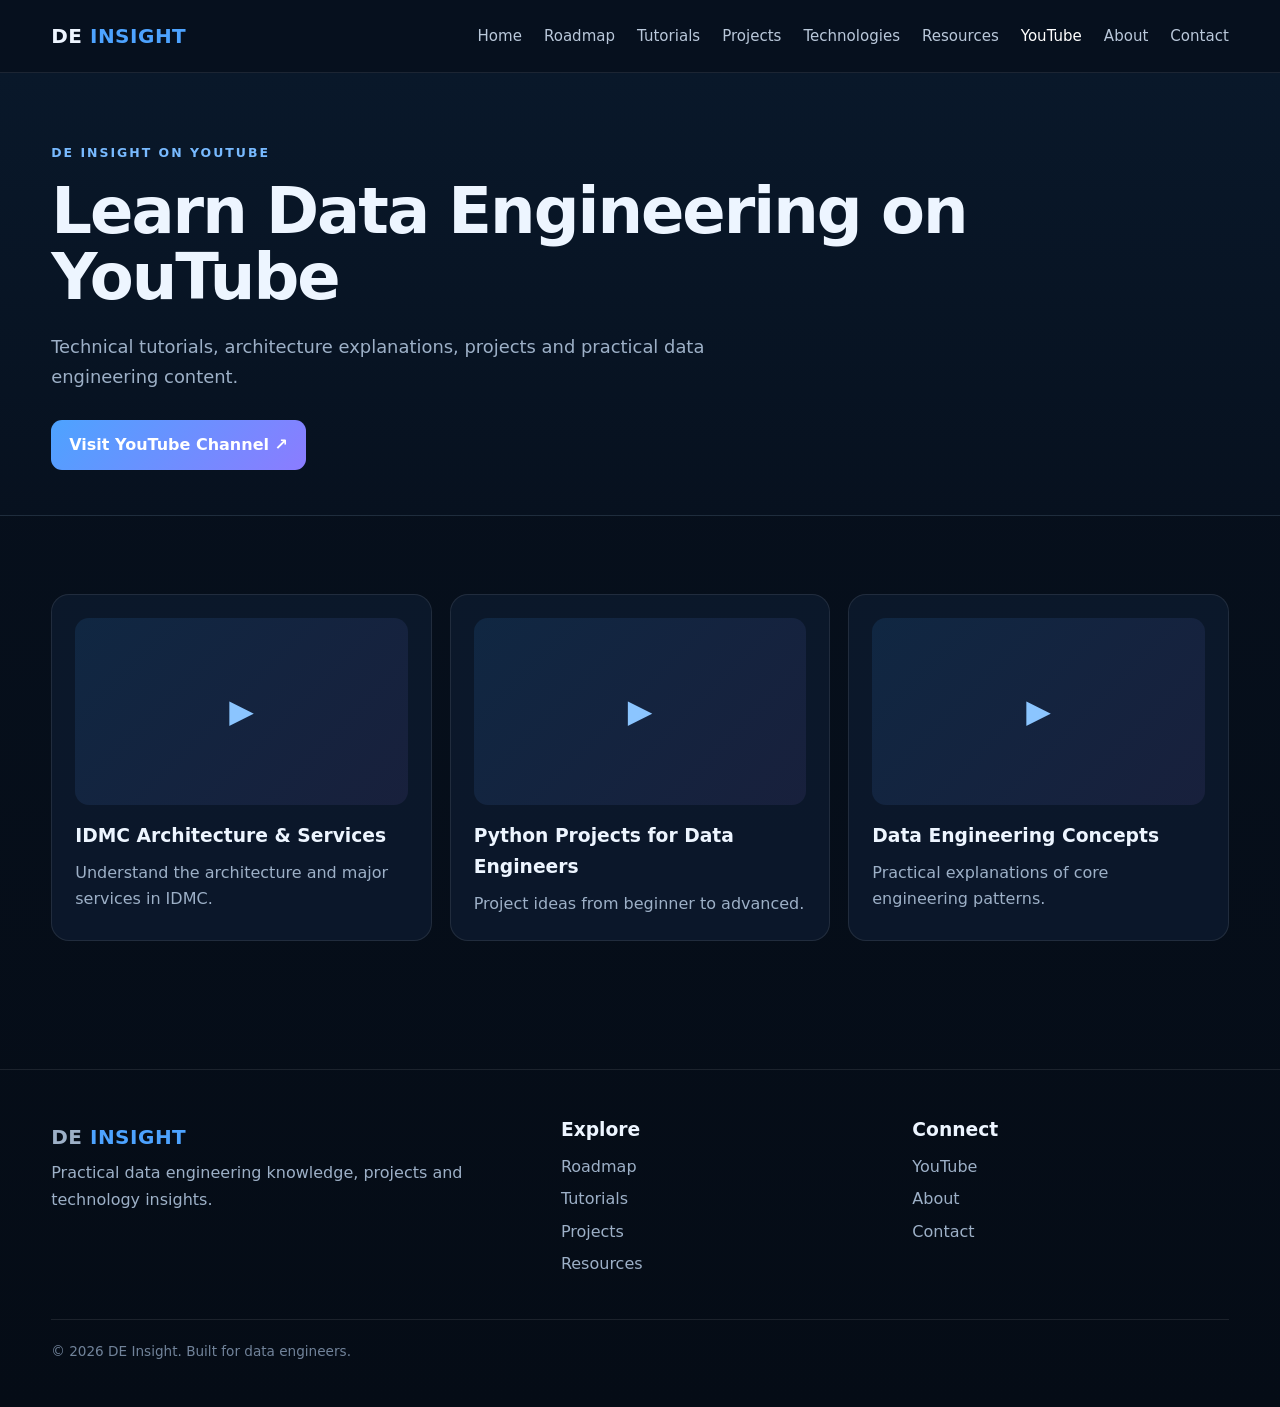
<file: youtube.html>
<!doctype html>
<html lang="en"><head><meta charset="utf-8"><meta name="viewport" content="width=device-width,initial-scale=1">
<meta name="description" content="DE Insight — practical data engineering tutorials, projects, roadmaps and technology insights.">
<title>YouTube | DE Insight</title><link rel="stylesheet" href="css/style.css"></head>
<body>
<header class="nav"><div class="container nav-inner"><a class="logo" href="index.html">DE <span>INSIGHT</span></a>
<button class="menu" aria-label="Open menu">☰</button><nav class="nav-links"><a href="index.html" class="">Home</a><a href="roadmap.html" class="">Roadmap</a><a href="tutorials.html" class="">Tutorials</a><a href="projects.html" class="">Projects</a><a href="technologies.html" class="">Technologies</a><a href="resources.html" class="">Resources</a><a href="youtube.html" class="active">YouTube</a><a href="about.html" class="">About</a><a href="contact.html" class="">Contact</a></nav></div></header>
<main>
<section class="page-hero"><div class="container"><div class="eyebrow">DE Insight on YouTube</div><h1>Learn Data Engineering on YouTube</h1><p class="lead">Technical tutorials, architecture explanations, projects and practical data engineering content.</p><div class="actions"><a class="btn btn-primary" href="https://www.youtube.com/@DE_Insight" target="_blank" rel="noopener noreferrer">Visit YouTube Channel ↗</a></div></div></section>
<section class="section"><div class="container"><div class="grid">
<div class="card"><div class="video">▶</div><h3>IDMC Architecture & Services</h3><p class="muted">Understand the architecture and major services in IDMC.</p></div>
<div class="card"><div class="video">▶</div><h3>Python Projects for Data Engineers</h3><p class="muted">Project ideas from beginner to advanced.</p></div>
<div class="card"><div class="video">▶</div><h3>Data Engineering Concepts</h3><p class="muted">Practical explanations of core engineering patterns.</p></div>
</div></div></section>
</main>
<footer class="footer"><div class="container footer-grid"><div><a class="logo" href="index.html">DE <span>INSIGHT</span></a><p class="muted">Practical data engineering knowledge, projects and technology insights.</p></div>
<div><h3>Explore</h3><a href="roadmap.html">Roadmap</a><a href="tutorials.html">Tutorials</a><a href="projects.html">Projects</a><a href="resources.html">Resources</a></div>
<div><h3>Connect</h3><a href="youtube.html">YouTube</a><a href="about.html">About</a><a href="contact.html">Contact</a></div></div>
<div class="container copyright">© <span data-year></span> DE Insight. Built for data engineers.</div></footer>
<script src="js/script.js"></script></body></html>
</file>
<file: css/style.css>
:root{
  --bg:#07111f;--bg2:#0b1728;--card:#0e1d31;--text:#edf5ff;--muted:#9db0c7;
  --primary:#4da3ff;--accent:#8b7cff;--border:rgba(255,255,255,.09);
  --max:1180px;--radius:18px;
}
*{box-sizing:border-box;margin:0;padding:0}
html{scroll-behavior:smooth}
body{font-family:Inter,ui-sans-serif,system-ui,-apple-system,BlinkMacSystemFont,"Segoe UI",sans-serif;background:linear-gradient(180deg,var(--bg),#050c16);color:var(--text);line-height:1.65}
a{color:inherit;text-decoration:none}.container{width:min(92%,var(--max));margin:auto}
.nav{position:sticky;top:0;z-index:20;background:rgba(7,17,31,.88);backdrop-filter:blur(16px);border-bottom:1px solid var(--border)}
.nav-inner{height:72px;display:flex;align-items:center;justify-content:space-between;gap:25px}
.logo{font-size:1.25rem;font-weight:900;letter-spacing:.5px}.logo span{color:var(--primary)}
.nav-links{display:flex;gap:22px;align-items:center}.nav-links a{color:#b9c8da;font-size:.94rem}.nav-links a:hover,.nav-links a.active{color:#fff}
.menu{display:none;background:none;border:1px solid var(--border);color:#fff;border-radius:10px;padding:8px 11px;font-size:1.2rem}
.btn{display:inline-flex;align-items:center;justify-content:center;padding:12px 18px;border-radius:11px;font-weight:750;border:1px solid var(--border);transition:.2s}
.btn-primary{background:linear-gradient(135deg,var(--primary),var(--accent));color:#fff;border:0}.btn:hover{transform:translateY(-2px)}
.hero{padding:100px 0 80px;position:relative;overflow:hidden}.hero:before{content:"";position:absolute;width:520px;height:520px;border-radius:50%;background:rgba(77,163,255,.12);filter:blur(100px);right:-160px;top:-180px}
.hero-grid{display:grid;grid-template-columns:1.2fr .8fr;gap:55px;align-items:center;position:relative}
.eyebrow{color:#78baff;text-transform:uppercase;letter-spacing:2px;font-size:.78rem;font-weight:800;margin-bottom:15px}
h1{font-size:clamp(2.7rem,6vw,5.2rem);line-height:1.03;letter-spacing:-3px;margin-bottom:22px}
h2{font-size:clamp(1.8rem,3vw,2.6rem);line-height:1.15;margin-bottom:12px}h3{margin-bottom:8px}
.lead{font-size:1.12rem;color:var(--muted);max-width:700px}.actions{display:flex;gap:12px;flex-wrap:wrap;margin-top:28px}
.hero-card{background:linear-gradient(145deg,rgba(14,29,49,.95),rgba(9,20,34,.9));border:1px solid var(--border);border-radius:24px;padding:26px;box-shadow:0 25px 70px rgba(0,0,0,.25)}
.pipeline{display:flex;align-items:center;gap:9px;flex-wrap:wrap;margin-top:20px}.node{padding:11px 13px;background:#12253d;border:1px solid #23405f;border-radius:10px;font-size:.85rem}.arrow{color:var(--primary)}
.section{padding:78px 0}.section-head{display:flex;justify-content:space-between;gap:25px;align-items:end;margin-bottom:30px}.section-head p{color:var(--muted);max-width:650px}
.grid{display:grid;grid-template-columns:repeat(3,1fr);gap:18px}.grid-2{grid-template-columns:repeat(2,1fr)}
.card{background:rgba(14,29,49,.72);border:1px solid var(--border);border-radius:var(--radius);padding:23px;transition:.2s}.card:hover{transform:translateY(-4px);border-color:rgba(77,163,255,.35)}
.icon{width:44px;height:44px;display:grid;place-items:center;border-radius:12px;background:rgba(77,163,255,.1);color:#79bdff;margin-bottom:15px;font-weight:900}
.muted{color:var(--muted)}.tag{display:inline-block;padding:5px 9px;border-radius:999px;background:#13253a;color:#9ecbff;font-size:.75rem;margin:4px 3px 0 0}
.page-hero{padding:70px 0 45px;border-bottom:1px solid var(--border);background:linear-gradient(180deg,#09182a,var(--bg))}
.page-hero h1{font-size:clamp(2.3rem,5vw,4rem);letter-spacing:-2px}
.list{padding-left:20px;color:var(--muted)}.list li{margin:7px 0}
.roadmap{display:grid;gap:16px;position:relative}.step{display:grid;grid-template-columns:80px 1fr;gap:20px;align-items:start}.step-num{width:55px;height:55px;border-radius:50%;display:grid;place-items:center;background:linear-gradient(135deg,var(--primary),var(--accent));font-weight:900}.step-body{padding-bottom:20px;border-bottom:1px solid var(--border)}
.filters{display:flex;gap:8px;flex-wrap:wrap;margin-bottom:24px}.filter{background:#0d1c2e;color:#a9bad0;border:1px solid var(--border);padding:9px 13px;border-radius:9px;cursor:pointer}.filter.active{background:#17375b;color:#fff;border-color:#397fc0}
.video{aspect-ratio:16/9;background:linear-gradient(135deg,#102742,#18203c);border-radius:14px;display:grid;place-items:center;margin-bottom:16px;color:#8bc5ff;font-size:2rem}
.footer{border-top:1px solid var(--border);padding:45px 0;margin-top:50px}.footer-grid{display:grid;grid-template-columns:1.5fr 1fr 1fr;gap:35px}.footer a{color:var(--muted);display:block;margin:6px 0}.copyright{margin-top:35px;padding-top:20px;border-top:1px solid var(--border);color:#71839a;font-size:.85rem}
.form{display:grid;gap:14px}.input{width:100%;background:#0b192a;color:#fff;border:1px solid var(--border);border-radius:10px;padding:13px 14px;font:inherit}.input:focus{outline:1px solid var(--primary)}
@media(max-width:850px){.nav-links{display:none;position:absolute;top:72px;left:0;right:0;background:#07111f;border-bottom:1px solid var(--border);padding:18px 4%;flex-direction:column;align-items:flex-start}.nav-links.open{display:flex}.menu{display:block}.hero-grid{grid-template-columns:1fr}.grid,.grid-2{grid-template-columns:1fr}.footer-grid{grid-template-columns:1fr 1fr}h1{letter-spacing:-2px}}
@media(max-width:520px){.footer-grid{grid-template-columns:1fr}.section{padding:58px 0}.hero{padding:72px 0 55px}}
</file>
